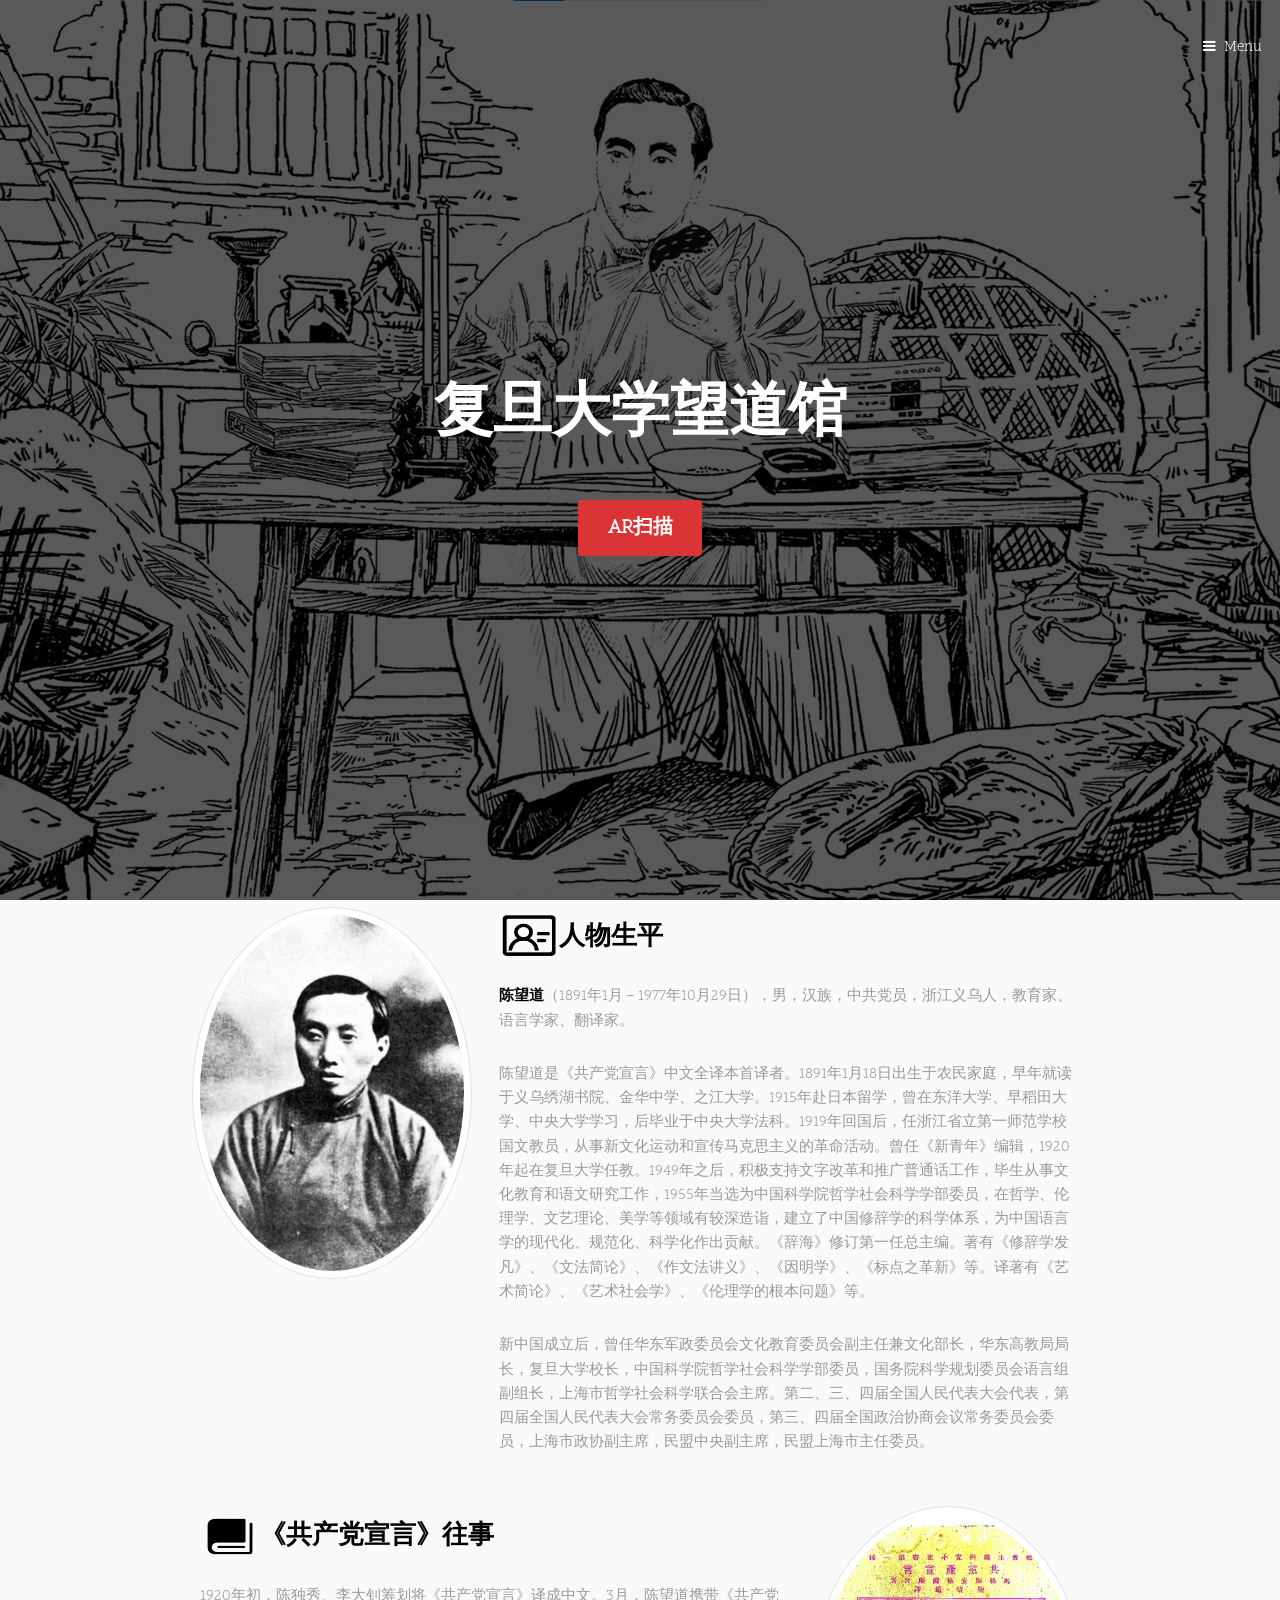
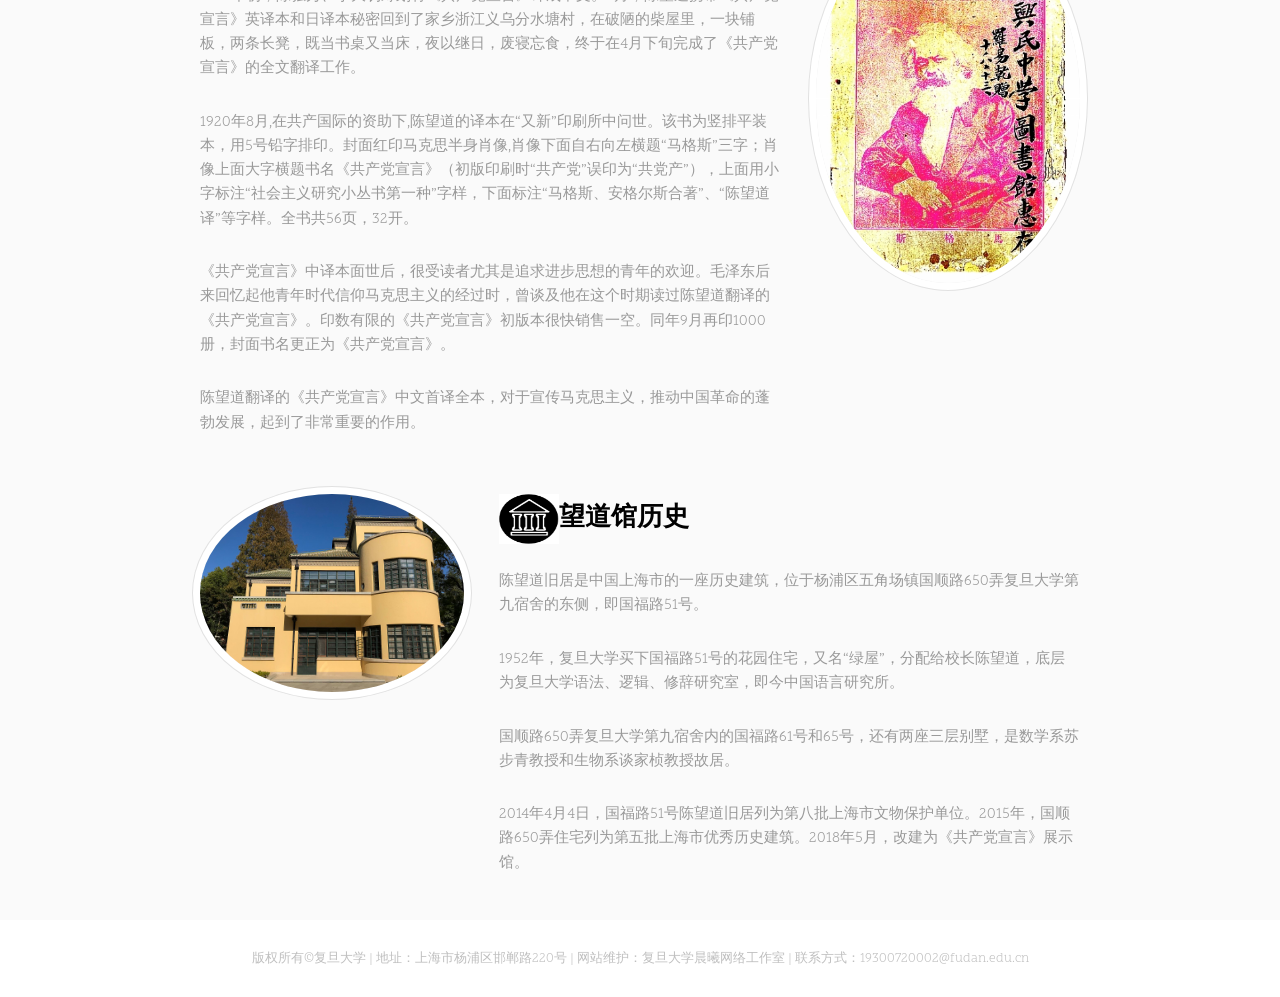
<file: Wangdao_WebAR/index.html>
<!DOCTYPE HTML>
<html>
	<head>
		<title>复旦大学望道馆</title>
		<meta charset="utf-8" />
		<meta name="viewport" content="width=device-width, initial-scale=1" />
		<link rel="stylesheet" href="asset/css/main.css" />
	</head>
	<body>

		<!-- Header -->
			<header id="header" class="alt">
				<a href="#menu">Menu</a>
			</header>

		<!-- Nav -->
			<nav id="menu">
				<ul class="links">
					<li><a href="index.html">主页</a></li>
					<li><a href="index.html#content1">人物生平</a></li>
					<li><a href="index.html#content2">宣言往事</a></li>
					<li><a href="index.html#content3">展馆历史</a></li>
				</ul>
			</nav>

		<!-- Banner -->
			<section id="banner">
				<div class="inner">
					<header>
						<h1>复旦大学望道馆</h1>
						<p></p>
					</header>
					<a href="recognise-display.html" class="button big scrolly">AR扫描</a>
				</div>
			</section>

		<!-- Main -->
			<div id="main">

				<!-- Section -->
					<section class="wrapper style1" id="content1">
						<div class="inner">
							<!-- 2 Columns -->
								<div class="flex flex-2">
									<div class="col col1">
										<div class="image round fit">
											<a class="link"><img src="asset/images/Chen_Wangdao.jpg" alt="" /></a>
										</div>
									</div>
									<div class="col col2">
										<h3><image src="asset/images/pic_human.png" width=60px height=45px />人物生平</h3>
										<p><strong>陈望道</strong>（1891年1月－1977年10月29日），男，汉族，中共党员，浙江义乌人，教育家、语言学家、翻译家。</p>
										<p>陈望道是《共产党宣言》中文全译本首译者。1891年1月18日出生于农民家庭，早年就读于义乌绣湖书院、金华中学、之江大学。1915年赴日本留学，曾在东洋大学、早稻田大学、中央大学学习，后毕业于中央大学法科。1919年回国后，任浙江省立第一师范学校国文教员，从事新文化运动和宣传马克思主义的革命活动。曾任《新青年》编辑，1920年起在复旦大学任教。1949年之后，积极支持文字改革和推广普通话工作，毕生从事文化教育和语文研究工作，1955年当选为中国科学院哲学社会科学学部委员，在哲学、伦理学、文艺理论、美学等领域有较深造诣，建立了中国修辞学的科学体系，为中国语言学的现代化、规范化、科学化作出贡献。《辞海》修订第一任总主编。著有《修辞学发凡》、《文法简论》、《作文法讲义》、《因明学》、《标点之革新》等。译著有《艺术简论》、《艺术社会学》、《伦理学的根本问题》等。</p>
										<p>新中国成立后，曾任华东军政委员会文化教育委员会副主任兼文化部长，华东高教局局长，复旦大学校长，中国科学院哲学社会科学学部委员，国务院科学规划委员会语言组副组长，上海市哲学社会科学联合会主席。第二、三、四届全国人民代表大会代表，第四届全国人民代表大会常务委员会委员，第三、四届全国政治协商会议常务委员会委员，上海市政协副主席，民盟中央副主席，民盟上海市主任委员。</p>
										<!-- <a href="#" class="button">Learn More</a> -->
										
									</div>
								</div>
						</div>
					</section>

				<!-- Section -->
					<section class="wrapper style1" id="content2">
						<div class="inner">
							<div class="flex flex-2">
								<div class="col col2">
									<h3><image src="asset/images/pic_book.png" width=60px height=45px>《共产党宣言》往事</h3>
									<p>1920年初，陈独秀、李大钊筹划将《共产党宣言》译成中文。3月，陈望道携带《共产党宣言》英译本和日译本秘密回到了家乡浙江义乌分水塘村，在破陋的柴屋里，一块铺板，两条长凳，既当书桌又当床，夜以继日，废寝忘食，终于在4月下旬完成了《共产党宣言》的全文翻译工作。</p>
									<p>1920年8月,在共产国际的资助下,陈望道的译本在“又新”印刷所中问世。该书为竖排平装本，用5号铅字排印。封面红印马克思半身肖像,肖像下面自右向左横题“马格斯”三字；肖像上面大字横题书名《共产党宣言》（初版印刷时“共产党”误印为“共党产”），上面用小字标注“社会主义研究小丛书第一种”字样，下面标注“马格斯、安格尔斯合著”、“陈望道译”等字样。全书共56页，32开。</p>
									<p>《共产党宣言》中译本面世后，很受读者尤其是追求进步思想的青年的欢迎。毛泽东后来回忆起他青年时代信仰马克思主义的经过时，曾谈及他在这个时期读过陈望道翻译的《共产党宣言》。印数有限的《共产党宣言》初版本很快销售一空。同年9月再印1000册，封面书名更正为《共产党宣言》。</p>
									<p>陈望道翻译的《共产党宣言》中文首译全本，对于宣传马克思主义，推动中国革命的蓬勃发展，起到了非常重要的作用。</p>
									<!-- <a href="#" class="button">Learn More</a> -->
								</div>
								<div class="col col1 first">
									<div class="image round fit">
										<a class="link"><img src="asset/images/Communist_Manifesto.jpg" alt="" /></a>
									</div>
								</div>
							</div>
						</div>
					</section>

				<!-- Section -->
					<section class="wrapper style1" id="content3">
						<div class="inner">
							<div class="flex flex-2">
								<div class="col col1">
									<div class="image round fit">
										<a class="link"><img src="asset/images/Residence_of_Chen_Wangdao.jpg" alt="" /></a>
									</div>
								</div>
								<div class="col col2">
									<h3><image src="asset/images/pic_building.png" width=60px height=50px>望道馆历史</h3>
									<p>陈望道旧居是中国上海市的一座历史建筑，位于杨浦区五角场镇国顺路650弄复旦大学第九宿舍的东侧，即国福路51号。</p>

									<p>1952年，复旦大学买下国福路51号的花园住宅，又名“绿屋”，分配给校长陈望道，底层为复旦大学语法、逻辑、修辞研究室，即今中国语言研究所。</p>
										
									<p>国顺路650弄复旦大学第九宿舍内的国福路61号和65号，还有两座三层别墅，是数学系苏步青教授和生物系谈家桢教授故居。</p>
										
									<p>2014年4月4日，国福路51号陈望道旧居列为第八批上海市文物保护单位。2015年，国顺路650弄住宅列为第五批上海市优秀历史建筑。2018年5月，改建为《共产党宣言》展示馆。</p>
									<!-- <a href="#" class="button">Learn More</a> -->
								</div>
							</div>
						</div>
					</section>

			</div>

		<!-- Footer -->
			<footer id="footer">
				<div class="copyright">
					<p>版权所有©复旦大学 | 地址：上海市杨浦区邯郸路220号 | 网站维护：复旦大学晨曦网络工作室 | 联系方式：19300720002@fudan.edu.cn</p>
				</div>
			</footer>

		<!-- Scripts -->
			<script src="asset/js/jquery.min.js"></script>
			<script src="asset/js/jquery.scrolly.min.js"></script>
			<script src="asset/js/jquery.scrollex.min.js"></script>
			<script src="asset/js/skel.min.js"></script>
			<script src="asset/js/util.js"></script>
			<script src="asset/js/main.js"></script>

	</body>
</html>
</file>
<file: Wangdao_WebAR/asset/css/main.css>
@charset "UTF-8";
@import url(font-awesome.min.css);
@import url("https://fonts.googleapis.com/css?family=Scope+One|Trocchi");

/*
	Urban by TEMPLATED
	templated.co @templatedco
	Released for free under the Creative Commons Attribution 3.0 license (templated.co/license)
*/

/* Reset */

	html, body, div, span, applet, object, iframe, h1, h2, h3, h4, h5, h6, p, blockquote, pre, a, abbr, acronym, address, big, cite, code, del, dfn, em, img, ins, kbd, q, s, samp, small, strike, strong, sub, sup, tt, var, b, u, i, center, dl, dt, dd, ol, ul, li, fieldset, form, label, legend, table, caption, tbody, tfoot, thead, tr, th, td, article, aside, canvas, details, embed, figure, figcaption, footer, header, hgroup, menu, nav, output, ruby, section, summary, time, mark, audio, video {
		margin: 0;
		padding: 0;
		border: 0;
		font-size: 100%;
		font: inherit;
		vertical-align: baseline;
	}

	article, aside, details, figcaption, figure, footer, header, hgroup, menu, nav, section {
		display: block;
	}

	body {
		line-height: 1;
	}

	ol, ul {
		list-style: none;
	}

	blockquote, q {
		quotes: none;
	}

	blockquote:before, blockquote:after, q:before, q:after {
		content: '';
		content: none;
	}

	table {
		border-collapse: collapse;
		border-spacing: 0;
	}

	body {
		-webkit-text-size-adjust: none;
	}

/* Box Model */

	*, *:before, *:after {
		-moz-box-sizing: border-box;
		-webkit-box-sizing: border-box;
		box-sizing: border-box;
	}

/* Containers */

	.container {
		margin-left: auto;
		margin-right: auto;
	}

	.container.\31 25\25 {
		width: 100%;
		max-width: 100em;
		min-width: 80em;
	}

	.container.\37 5\25 {
		width: 60em;
	}

	.container.\35 0\25 {
		width: 40em;
	}

	.container.\32 5\25 {
		width: 20em;
	}

	.container {
		width: 80em;
	}

	@media screen and (max-width: 1680px) {

		.container.\31 25\25 {
			width: 100%;
			max-width: 100em;
			min-width: 80em;
		}

		.container.\37 5\25 {
			width: 60em;
		}

		.container.\35 0\25 {
			width: 40em;
		}

		.container.\32 5\25 {
			width: 20em;
		}

		.container {
			width: 80em;
		}

	}

	@media screen and (max-width: 1280px) {

		.container.\31 25\25 {
			width: 100%;
			max-width: 81.25em;
			min-width: 65em;
		}

		.container.\37 5\25 {
			width: 48.75em;
		}

		.container.\35 0\25 {
			width: 32.5em;
		}

		.container.\32 5\25 {
			width: 16.25em;
		}

		.container {
			width: 65em;
		}

	}

	@media screen and (max-width: 980px) {

		.container.\31 25\25 {
			width: 100%;
			max-width: 112.5%;
			min-width: 90%;
		}

		.container.\37 5\25 {
			width: 67.5%;
		}

		.container.\35 0\25 {
			width: 45%;
		}

		.container.\32 5\25 {
			width: 22.5%;
		}

		.container {
			width: 90%;
		}

	}

	@media screen and (max-width: 736px) {

		.container.\31 25\25 {
			width: 100%;
			max-width: 112.5%;
			min-width: 90%;
		}

		.container.\37 5\25 {
			width: 67.5%;
		}

		.container.\35 0\25 {
			width: 45%;
		}

		.container.\32 5\25 {
			width: 22.5%;
		}

		.container {
			width: 90% !important;
		}

	}

	@media screen and (max-width: 480px) {

		.container.\31 25\25 {
			width: 100%;
			max-width: 112.5%;
			min-width: 90%;
		}

		.container.\37 5\25 {
			width: 67.5%;
		}

		.container.\35 0\25 {
			width: 45%;
		}

		.container.\32 5\25 {
			width: 22.5%;
		}

		.container {
			width: 90% !important;
		}

	}

/* Grid */

	.row {
		border-bottom: solid 1px transparent;
		-moz-box-sizing: border-box;
		-webkit-box-sizing: border-box;
		box-sizing: border-box;
	}

	.row > * {
		float: left;
		-moz-box-sizing: border-box;
		-webkit-box-sizing: border-box;
		box-sizing: border-box;
	}

	.row:after, .row:before {
		content: '';
		display: block;
		clear: both;
		height: 0;
	}

	.row.uniform > * > :first-child {
		margin-top: 0;
	}

	.row.uniform > * > :last-child {
		margin-bottom: 0;
	}

	.row.\30 \25 > * {
		padding: 0 0 0 0em;
	}

	.row.\30 \25 {
		margin: 0 0 -1px 0em;
	}

	.row.uniform.\30 \25 > * {
		padding: 0em 0 0 0em;
	}

	.row.uniform.\30 \25 {
		margin: 0em 0 -1px 0em;
	}

	.row > * {
		padding: 0 0 0 2em;
	}

	.row {
		margin: 0 0 -1px -2em;
	}

	.row.uniform > * {
		padding: 2em 0 0 2em;
	}

	.row.uniform {
		margin: -2em 0 -1px -2em;
	}

	.row.\32 00\25 > * {
		padding: 0 0 0 4em;
	}

	.row.\32 00\25 {
		margin: 0 0 -1px -4em;
	}

	.row.uniform.\32 00\25 > * {
		padding: 4em 0 0 4em;
	}

	.row.uniform.\32 00\25 {
		margin: -4em 0 -1px -4em;
	}

	.row.\31 50\25 > * {
		padding: 0 0 0 3em;
	}

	.row.\31 50\25 {
		margin: 0 0 -1px -3em;
	}

	.row.uniform.\31 50\25 > * {
		padding: 3em 0 0 3em;
	}

	.row.uniform.\31 50\25 {
		margin: -3em 0 -1px -3em;
	}

	.row.\35 0\25 > * {
		padding: 0 0 0 1em;
	}

	.row.\35 0\25 {
		margin: 0 0 -1px -1em;
	}

	.row.uniform.\35 0\25 > * {
		padding: 1em 0 0 1em;
	}

	.row.uniform.\35 0\25 {
		margin: -1em 0 -1px -1em;
	}

	.row.\32 5\25 > * {
		padding: 0 0 0 0.5em;
	}

	.row.\32 5\25 {
		margin: 0 0 -1px -0.5em;
	}

	.row.uniform.\32 5\25 > * {
		padding: 0.5em 0 0 0.5em;
	}

	.row.uniform.\32 5\25 {
		margin: -0.5em 0 -1px -0.5em;
	}

	.\31 2u, .\31 2u\24 {
		width: 100%;
		clear: none;
		margin-left: 0;
	}

	.\31 1u, .\31 1u\24 {
		width: 91.6666666667%;
		clear: none;
		margin-left: 0;
	}

	.\31 0u, .\31 0u\24 {
		width: 83.3333333333%;
		clear: none;
		margin-left: 0;
	}

	.\39 u, .\39 u\24 {
		width: 75%;
		clear: none;
		margin-left: 0;
	}

	.\38 u, .\38 u\24 {
		width: 66.6666666667%;
		clear: none;
		margin-left: 0;
	}

	.\37 u, .\37 u\24 {
		width: 58.3333333333%;
		clear: none;
		margin-left: 0;
	}

	.\36 u, .\36 u\24 {
		width: 50%;
		clear: none;
		margin-left: 0;
	}

	.\35 u, .\35 u\24 {
		width: 41.6666666667%;
		clear: none;
		margin-left: 0;
	}

	.\34 u, .\34 u\24 {
		width: 33.3333333333%;
		clear: none;
		margin-left: 0;
	}

	.\33 u, .\33 u\24 {
		width: 25%;
		clear: none;
		margin-left: 0;
	}

	.\32 u, .\32 u\24 {
		width: 16.6666666667%;
		clear: none;
		margin-left: 0;
	}

	.\31 u, .\31 u\24 {
		width: 8.3333333333%;
		clear: none;
		margin-left: 0;
	}

	.\31 2u\24 + *,
	.\31 1u\24 + *,
	.\31 0u\24 + *,
	.\39 u\24 + *,
	.\38 u\24 + *,
	.\37 u\24 + *,
	.\36 u\24 + *,
	.\35 u\24 + *,
	.\34 u\24 + *,
	.\33 u\24 + *,
	.\32 u\24 + *,
	.\31 u\24 + * {
		clear: left;
	}

	.\-11u {
		margin-left: 91.66667%;
	}

	.\-10u {
		margin-left: 83.33333%;
	}

	.\-9u {
		margin-left: 75%;
	}

	.\-8u {
		margin-left: 66.66667%;
	}

	.\-7u {
		margin-left: 58.33333%;
	}

	.\-6u {
		margin-left: 50%;
	}

	.\-5u {
		margin-left: 41.66667%;
	}

	.\-4u {
		margin-left: 33.33333%;
	}

	.\-3u {
		margin-left: 25%;
	}

	.\-2u {
		margin-left: 16.66667%;
	}

	.\-1u {
		margin-left: 8.33333%;
	}

	@media screen and (max-width: 1680px) {

		.row > * {
			padding: 0 0 0 2em;
		}

		.row {
			margin: 0 0 -1px -2em;
		}

		.row.uniform > * {
			padding: 2em 0 0 2em;
		}

		.row.uniform {
			margin: -2em 0 -1px -2em;
		}

		.row.\32 00\25 > * {
			padding: 0 0 0 4em;
		}

		.row.\32 00\25 {
			margin: 0 0 -1px -4em;
		}

		.row.uniform.\32 00\25 > * {
			padding: 4em 0 0 4em;
		}

		.row.uniform.\32 00\25 {
			margin: -4em 0 -1px -4em;
		}

		.row.\31 50\25 > * {
			padding: 0 0 0 3em;
		}

		.row.\31 50\25 {
			margin: 0 0 -1px -3em;
		}

		.row.uniform.\31 50\25 > * {
			padding: 3em 0 0 3em;
		}

		.row.uniform.\31 50\25 {
			margin: -3em 0 -1px -3em;
		}

		.row.\35 0\25 > * {
			padding: 0 0 0 1em;
		}

		.row.\35 0\25 {
			margin: 0 0 -1px -1em;
		}

		.row.uniform.\35 0\25 > * {
			padding: 1em 0 0 1em;
		}

		.row.uniform.\35 0\25 {
			margin: -1em 0 -1px -1em;
		}

		.row.\32 5\25 > * {
			padding: 0 0 0 0.5em;
		}

		.row.\32 5\25 {
			margin: 0 0 -1px -0.5em;
		}

		.row.uniform.\32 5\25 > * {
			padding: 0.5em 0 0 0.5em;
		}

		.row.uniform.\32 5\25 {
			margin: -0.5em 0 -1px -0.5em;
		}

		.\31 2u\28xlarge\29, .\31 2u\24\28xlarge\29 {
			width: 100%;
			clear: none;
			margin-left: 0;
		}

		.\31 1u\28xlarge\29, .\31 1u\24\28xlarge\29 {
			width: 91.6666666667%;
			clear: none;
			margin-left: 0;
		}

		.\31 0u\28xlarge\29, .\31 0u\24\28xlarge\29 {
			width: 83.3333333333%;
			clear: none;
			margin-left: 0;
		}

		.\39 u\28xlarge\29, .\39 u\24\28xlarge\29 {
			width: 75%;
			clear: none;
			margin-left: 0;
		}

		.\38 u\28xlarge\29, .\38 u\24\28xlarge\29 {
			width: 66.6666666667%;
			clear: none;
			margin-left: 0;
		}

		.\37 u\28xlarge\29, .\37 u\24\28xlarge\29 {
			width: 58.3333333333%;
			clear: none;
			margin-left: 0;
		}

		.\36 u\28xlarge\29, .\36 u\24\28xlarge\29 {
			width: 50%;
			clear: none;
			margin-left: 0;
		}

		.\35 u\28xlarge\29, .\35 u\24\28xlarge\29 {
			width: 41.6666666667%;
			clear: none;
			margin-left: 0;
		}

		.\34 u\28xlarge\29, .\34 u\24\28xlarge\29 {
			width: 33.3333333333%;
			clear: none;
			margin-left: 0;
		}

		.\33 u\28xlarge\29, .\33 u\24\28xlarge\29 {
			width: 25%;
			clear: none;
			margin-left: 0;
		}

		.\32 u\28xlarge\29, .\32 u\24\28xlarge\29 {
			width: 16.6666666667%;
			clear: none;
			margin-left: 0;
		}

		.\31 u\28xlarge\29, .\31 u\24\28xlarge\29 {
			width: 8.3333333333%;
			clear: none;
			margin-left: 0;
		}

		.\31 2u\24\28xlarge\29 + *,
		.\31 1u\24\28xlarge\29 + *,
		.\31 0u\24\28xlarge\29 + *,
		.\39 u\24\28xlarge\29 + *,
		.\38 u\24\28xlarge\29 + *,
		.\37 u\24\28xlarge\29 + *,
		.\36 u\24\28xlarge\29 + *,
		.\35 u\24\28xlarge\29 + *,
		.\34 u\24\28xlarge\29 + *,
		.\33 u\24\28xlarge\29 + *,
		.\32 u\24\28xlarge\29 + *,
		.\31 u\24\28xlarge\29 + * {
			clear: left;
		}

		.\-11u\28xlarge\29 {
			margin-left: 91.66667%;
		}

		.\-10u\28xlarge\29 {
			margin-left: 83.33333%;
		}

		.\-9u\28xlarge\29 {
			margin-left: 75%;
		}

		.\-8u\28xlarge\29 {
			margin-left: 66.66667%;
		}

		.\-7u\28xlarge\29 {
			margin-left: 58.33333%;
		}

		.\-6u\28xlarge\29 {
			margin-left: 50%;
		}

		.\-5u\28xlarge\29 {
			margin-left: 41.66667%;
		}

		.\-4u\28xlarge\29 {
			margin-left: 33.33333%;
		}

		.\-3u\28xlarge\29 {
			margin-left: 25%;
		}

		.\-2u\28xlarge\29 {
			margin-left: 16.66667%;
		}

		.\-1u\28xlarge\29 {
			margin-left: 8.33333%;
		}

	}

	@media screen and (max-width: 1280px) {

		.row > * {
			padding: 0 0 0 1.5em;
		}

		.row {
			margin: 0 0 -1px -1.5em;
		}

		.row.uniform > * {
			padding: 1.5em 0 0 1.5em;
		}

		.row.uniform {
			margin: -1.5em 0 -1px -1.5em;
		}

		.row.\32 00\25 > * {
			padding: 0 0 0 3em;
		}

		.row.\32 00\25 {
			margin: 0 0 -1px -3em;
		}

		.row.uniform.\32 00\25 > * {
			padding: 3em 0 0 3em;
		}

		.row.uniform.\32 00\25 {
			margin: -3em 0 -1px -3em;
		}

		.row.\31 50\25 > * {
			padding: 0 0 0 2.25em;
		}

		.row.\31 50\25 {
			margin: 0 0 -1px -2.25em;
		}

		.row.uniform.\31 50\25 > * {
			padding: 2.25em 0 0 2.25em;
		}

		.row.uniform.\31 50\25 {
			margin: -2.25em 0 -1px -2.25em;
		}

		.row.\35 0\25 > * {
			padding: 0 0 0 0.75em;
		}

		.row.\35 0\25 {
			margin: 0 0 -1px -0.75em;
		}

		.row.uniform.\35 0\25 > * {
			padding: 0.75em 0 0 0.75em;
		}

		.row.uniform.\35 0\25 {
			margin: -0.75em 0 -1px -0.75em;
		}

		.row.\32 5\25 > * {
			padding: 0 0 0 0.375em;
		}

		.row.\32 5\25 {
			margin: 0 0 -1px -0.375em;
		}

		.row.uniform.\32 5\25 > * {
			padding: 0.375em 0 0 0.375em;
		}

		.row.uniform.\32 5\25 {
			margin: -0.375em 0 -1px -0.375em;
		}

		.\31 2u\28large\29, .\31 2u\24\28large\29 {
			width: 100%;
			clear: none;
			margin-left: 0;
		}

		.\31 1u\28large\29, .\31 1u\24\28large\29 {
			width: 91.6666666667%;
			clear: none;
			margin-left: 0;
		}

		.\31 0u\28large\29, .\31 0u\24\28large\29 {
			width: 83.3333333333%;
			clear: none;
			margin-left: 0;
		}

		.\39 u\28large\29, .\39 u\24\28large\29 {
			width: 75%;
			clear: none;
			margin-left: 0;
		}

		.\38 u\28large\29, .\38 u\24\28large\29 {
			width: 66.6666666667%;
			clear: none;
			margin-left: 0;
		}

		.\37 u\28large\29, .\37 u\24\28large\29 {
			width: 58.3333333333%;
			clear: none;
			margin-left: 0;
		}

		.\36 u\28large\29, .\36 u\24\28large\29 {
			width: 50%;
			clear: none;
			margin-left: 0;
		}

		.\35 u\28large\29, .\35 u\24\28large\29 {
			width: 41.6666666667%;
			clear: none;
			margin-left: 0;
		}

		.\34 u\28large\29, .\34 u\24\28large\29 {
			width: 33.3333333333%;
			clear: none;
			margin-left: 0;
		}

		.\33 u\28large\29, .\33 u\24\28large\29 {
			width: 25%;
			clear: none;
			margin-left: 0;
		}

		.\32 u\28large\29, .\32 u\24\28large\29 {
			width: 16.6666666667%;
			clear: none;
			margin-left: 0;
		}

		.\31 u\28large\29, .\31 u\24\28large\29 {
			width: 8.3333333333%;
			clear: none;
			margin-left: 0;
		}

		.\31 2u\24\28large\29 + *,
		.\31 1u\24\28large\29 + *,
		.\31 0u\24\28large\29 + *,
		.\39 u\24\28large\29 + *,
		.\38 u\24\28large\29 + *,
		.\37 u\24\28large\29 + *,
		.\36 u\24\28large\29 + *,
		.\35 u\24\28large\29 + *,
		.\34 u\24\28large\29 + *,
		.\33 u\24\28large\29 + *,
		.\32 u\24\28large\29 + *,
		.\31 u\24\28large\29 + * {
			clear: left;
		}

		.\-11u\28large\29 {
			margin-left: 91.66667%;
		}

		.\-10u\28large\29 {
			margin-left: 83.33333%;
		}

		.\-9u\28large\29 {
			margin-left: 75%;
		}

		.\-8u\28large\29 {
			margin-left: 66.66667%;
		}

		.\-7u\28large\29 {
			margin-left: 58.33333%;
		}

		.\-6u\28large\29 {
			margin-left: 50%;
		}

		.\-5u\28large\29 {
			margin-left: 41.66667%;
		}

		.\-4u\28large\29 {
			margin-left: 33.33333%;
		}

		.\-3u\28large\29 {
			margin-left: 25%;
		}

		.\-2u\28large\29 {
			margin-left: 16.66667%;
		}

		.\-1u\28large\29 {
			margin-left: 8.33333%;
		}

	}

	@media screen and (max-width: 980px) {

		.row > * {
			padding: 0 0 0 1.5em;
		}

		.row {
			margin: 0 0 -1px -1.5em;
		}

		.row.uniform > * {
			padding: 1.5em 0 0 1.5em;
		}

		.row.uniform {
			margin: -1.5em 0 -1px -1.5em;
		}

		.row.\32 00\25 > * {
			padding: 0 0 0 3em;
		}

		.row.\32 00\25 {
			margin: 0 0 -1px -3em;
		}

		.row.uniform.\32 00\25 > * {
			padding: 3em 0 0 3em;
		}

		.row.uniform.\32 00\25 {
			margin: -3em 0 -1px -3em;
		}

		.row.\31 50\25 > * {
			padding: 0 0 0 2.25em;
		}

		.row.\31 50\25 {
			margin: 0 0 -1px -2.25em;
		}

		.row.uniform.\31 50\25 > * {
			padding: 2.25em 0 0 2.25em;
		}

		.row.uniform.\31 50\25 {
			margin: -2.25em 0 -1px -2.25em;
		}

		.row.\35 0\25 > * {
			padding: 0 0 0 0.75em;
		}

		.row.\35 0\25 {
			margin: 0 0 -1px -0.75em;
		}

		.row.uniform.\35 0\25 > * {
			padding: 0.75em 0 0 0.75em;
		}

		.row.uniform.\35 0\25 {
			margin: -0.75em 0 -1px -0.75em;
		}

		.row.\32 5\25 > * {
			padding: 0 0 0 0.375em;
		}

		.row.\32 5\25 {
			margin: 0 0 -1px -0.375em;
		}

		.row.uniform.\32 5\25 > * {
			padding: 0.375em 0 0 0.375em;
		}

		.row.uniform.\32 5\25 {
			margin: -0.375em 0 -1px -0.375em;
		}

		.\31 2u\28medium\29, .\31 2u\24\28medium\29 {
			width: 100%;
			clear: none;
			margin-left: 0;
		}

		.\31 1u\28medium\29, .\31 1u\24\28medium\29 {
			width: 91.6666666667%;
			clear: none;
			margin-left: 0;
		}

		.\31 0u\28medium\29, .\31 0u\24\28medium\29 {
			width: 83.3333333333%;
			clear: none;
			margin-left: 0;
		}

		.\39 u\28medium\29, .\39 u\24\28medium\29 {
			width: 75%;
			clear: none;
			margin-left: 0;
		}

		.\38 u\28medium\29, .\38 u\24\28medium\29 {
			width: 66.6666666667%;
			clear: none;
			margin-left: 0;
		}

		.\37 u\28medium\29, .\37 u\24\28medium\29 {
			width: 58.3333333333%;
			clear: none;
			margin-left: 0;
		}

		.\36 u\28medium\29, .\36 u\24\28medium\29 {
			width: 50%;
			clear: none;
			margin-left: 0;
		}

		.\35 u\28medium\29, .\35 u\24\28medium\29 {
			width: 41.6666666667%;
			clear: none;
			margin-left: 0;
		}

		.\34 u\28medium\29, .\34 u\24\28medium\29 {
			width: 33.3333333333%;
			clear: none;
			margin-left: 0;
		}

		.\33 u\28medium\29, .\33 u\24\28medium\29 {
			width: 25%;
			clear: none;
			margin-left: 0;
		}

		.\32 u\28medium\29, .\32 u\24\28medium\29 {
			width: 16.6666666667%;
			clear: none;
			margin-left: 0;
		}

		.\31 u\28medium\29, .\31 u\24\28medium\29 {
			width: 8.3333333333%;
			clear: none;
			margin-left: 0;
		}

		.\31 2u\24\28medium\29 + *,
		.\31 1u\24\28medium\29 + *,
		.\31 0u\24\28medium\29 + *,
		.\39 u\24\28medium\29 + *,
		.\38 u\24\28medium\29 + *,
		.\37 u\24\28medium\29 + *,
		.\36 u\24\28medium\29 + *,
		.\35 u\24\28medium\29 + *,
		.\34 u\24\28medium\29 + *,
		.\33 u\24\28medium\29 + *,
		.\32 u\24\28medium\29 + *,
		.\31 u\24\28medium\29 + * {
			clear: left;
		}

		.\-11u\28medium\29 {
			margin-left: 91.66667%;
		}

		.\-10u\28medium\29 {
			margin-left: 83.33333%;
		}

		.\-9u\28medium\29 {
			margin-left: 75%;
		}

		.\-8u\28medium\29 {
			margin-left: 66.66667%;
		}

		.\-7u\28medium\29 {
			margin-left: 58.33333%;
		}

		.\-6u\28medium\29 {
			margin-left: 50%;
		}

		.\-5u\28medium\29 {
			margin-left: 41.66667%;
		}

		.\-4u\28medium\29 {
			margin-left: 33.33333%;
		}

		.\-3u\28medium\29 {
			margin-left: 25%;
		}

		.\-2u\28medium\29 {
			margin-left: 16.66667%;
		}

		.\-1u\28medium\29 {
			margin-left: 8.33333%;
		}

	}

	@media screen and (max-width: 736px) {

		.row > * {
			padding: 0 0 0 1.25em;
		}

		.row {
			margin: 0 0 -1px -1.25em;
		}

		.row.uniform > * {
			padding: 1.25em 0 0 1.25em;
		}

		.row.uniform {
			margin: -1.25em 0 -1px -1.25em;
		}

		.row.\32 00\25 > * {
			padding: 0 0 0 2.5em;
		}

		.row.\32 00\25 {
			margin: 0 0 -1px -2.5em;
		}

		.row.uniform.\32 00\25 > * {
			padding: 2.5em 0 0 2.5em;
		}

		.row.uniform.\32 00\25 {
			margin: -2.5em 0 -1px -2.5em;
		}

		.row.\31 50\25 > * {
			padding: 0 0 0 1.875em;
		}

		.row.\31 50\25 {
			margin: 0 0 -1px -1.875em;
		}

		.row.uniform.\31 50\25 > * {
			padding: 1.875em 0 0 1.875em;
		}

		.row.uniform.\31 50\25 {
			margin: -1.875em 0 -1px -1.875em;
		}

		.row.\35 0\25 > * {
			padding: 0 0 0 0.625em;
		}

		.row.\35 0\25 {
			margin: 0 0 -1px -0.625em;
		}

		.row.uniform.\35 0\25 > * {
			padding: 0.625em 0 0 0.625em;
		}

		.row.uniform.\35 0\25 {
			margin: -0.625em 0 -1px -0.625em;
		}

		.row.\32 5\25 > * {
			padding: 0 0 0 0.3125em;
		}

		.row.\32 5\25 {
			margin: 0 0 -1px -0.3125em;
		}

		.row.uniform.\32 5\25 > * {
			padding: 0.3125em 0 0 0.3125em;
		}

		.row.uniform.\32 5\25 {
			margin: -0.3125em 0 -1px -0.3125em;
		}

		.\31 2u\28small\29, .\31 2u\24\28small\29 {
			width: 100%;
			clear: none;
			margin-left: 0;
		}

		.\31 1u\28small\29, .\31 1u\24\28small\29 {
			width: 91.6666666667%;
			clear: none;
			margin-left: 0;
		}

		.\31 0u\28small\29, .\31 0u\24\28small\29 {
			width: 83.3333333333%;
			clear: none;
			margin-left: 0;
		}

		.\39 u\28small\29, .\39 u\24\28small\29 {
			width: 75%;
			clear: none;
			margin-left: 0;
		}

		.\38 u\28small\29, .\38 u\24\28small\29 {
			width: 66.6666666667%;
			clear: none;
			margin-left: 0;
		}

		.\37 u\28small\29, .\37 u\24\28small\29 {
			width: 58.3333333333%;
			clear: none;
			margin-left: 0;
		}

		.\36 u\28small\29, .\36 u\24\28small\29 {
			width: 50%;
			clear: none;
			margin-left: 0;
		}

		.\35 u\28small\29, .\35 u\24\28small\29 {
			width: 41.6666666667%;
			clear: none;
			margin-left: 0;
		}

		.\34 u\28small\29, .\34 u\24\28small\29 {
			width: 33.3333333333%;
			clear: none;
			margin-left: 0;
		}

		.\33 u\28small\29, .\33 u\24\28small\29 {
			width: 25%;
			clear: none;
			margin-left: 0;
		}

		.\32 u\28small\29, .\32 u\24\28small\29 {
			width: 16.6666666667%;
			clear: none;
			margin-left: 0;
		}

		.\31 u\28small\29, .\31 u\24\28small\29 {
			width: 8.3333333333%;
			clear: none;
			margin-left: 0;
		}

		.\31 2u\24\28small\29 + *,
		.\31 1u\24\28small\29 + *,
		.\31 0u\24\28small\29 + *,
		.\39 u\24\28small\29 + *,
		.\38 u\24\28small\29 + *,
		.\37 u\24\28small\29 + *,
		.\36 u\24\28small\29 + *,
		.\35 u\24\28small\29 + *,
		.\34 u\24\28small\29 + *,
		.\33 u\24\28small\29 + *,
		.\32 u\24\28small\29 + *,
		.\31 u\24\28small\29 + * {
			clear: left;
		}

		.\-11u\28small\29 {
			margin-left: 91.66667%;
		}

		.\-10u\28small\29 {
			margin-left: 83.33333%;
		}

		.\-9u\28small\29 {
			margin-left: 75%;
		}

		.\-8u\28small\29 {
			margin-left: 66.66667%;
		}

		.\-7u\28small\29 {
			margin-left: 58.33333%;
		}

		.\-6u\28small\29 {
			margin-left: 50%;
		}

		.\-5u\28small\29 {
			margin-left: 41.66667%;
		}

		.\-4u\28small\29 {
			margin-left: 33.33333%;
		}

		.\-3u\28small\29 {
			margin-left: 25%;
		}

		.\-2u\28small\29 {
			margin-left: 16.66667%;
		}

		.\-1u\28small\29 {
			margin-left: 8.33333%;
		}

	}

	@media screen and (max-width: 480px) {

		.row > * {
			padding: 0 0 0 1.25em;
		}

		.row {
			margin: 0 0 -1px -1.25em;
		}

		.row.uniform > * {
			padding: 1.25em 0 0 1.25em;
		}

		.row.uniform {
			margin: -1.25em 0 -1px -1.25em;
		}

		.row.\32 00\25 > * {
			padding: 0 0 0 2.5em;
		}

		.row.\32 00\25 {
			margin: 0 0 -1px -2.5em;
		}

		.row.uniform.\32 00\25 > * {
			padding: 2.5em 0 0 2.5em;
		}

		.row.uniform.\32 00\25 {
			margin: -2.5em 0 -1px -2.5em;
		}

		.row.\31 50\25 > * {
			padding: 0 0 0 1.875em;
		}

		.row.\31 50\25 {
			margin: 0 0 -1px -1.875em;
		}

		.row.uniform.\31 50\25 > * {
			padding: 1.875em 0 0 1.875em;
		}

		.row.uniform.\31 50\25 {
			margin: -1.875em 0 -1px -1.875em;
		}

		.row.\35 0\25 > * {
			padding: 0 0 0 0.625em;
		}

		.row.\35 0\25 {
			margin: 0 0 -1px -0.625em;
		}

		.row.uniform.\35 0\25 > * {
			padding: 0.625em 0 0 0.625em;
		}

		.row.uniform.\35 0\25 {
			margin: -0.625em 0 -1px -0.625em;
		}

		.row.\32 5\25 > * {
			padding: 0 0 0 0.3125em;
		}

		.row.\32 5\25 {
			margin: 0 0 -1px -0.3125em;
		}

		.row.uniform.\32 5\25 > * {
			padding: 0.3125em 0 0 0.3125em;
		}

		.row.uniform.\32 5\25 {
			margin: -0.3125em 0 -1px -0.3125em;
		}

		.\31 2u\28xsmall\29, .\31 2u\24\28xsmall\29 {
			width: 100%;
			clear: none;
			margin-left: 0;
		}

		.\31 1u\28xsmall\29, .\31 1u\24\28xsmall\29 {
			width: 91.6666666667%;
			clear: none;
			margin-left: 0;
		}

		.\31 0u\28xsmall\29, .\31 0u\24\28xsmall\29 {
			width: 83.3333333333%;
			clear: none;
			margin-left: 0;
		}

		.\39 u\28xsmall\29, .\39 u\24\28xsmall\29 {
			width: 75%;
			clear: none;
			margin-left: 0;
		}

		.\38 u\28xsmall\29, .\38 u\24\28xsmall\29 {
			width: 66.6666666667%;
			clear: none;
			margin-left: 0;
		}

		.\37 u\28xsmall\29, .\37 u\24\28xsmall\29 {
			width: 58.3333333333%;
			clear: none;
			margin-left: 0;
		}

		.\36 u\28xsmall\29, .\36 u\24\28xsmall\29 {
			width: 50%;
			clear: none;
			margin-left: 0;
		}

		.\35 u\28xsmall\29, .\35 u\24\28xsmall\29 {
			width: 41.6666666667%;
			clear: none;
			margin-left: 0;
		}

		.\34 u\28xsmall\29, .\34 u\24\28xsmall\29 {
			width: 33.3333333333%;
			clear: none;
			margin-left: 0;
		}

		.\33 u\28xsmall\29, .\33 u\24\28xsmall\29 {
			width: 25%;
			clear: none;
			margin-left: 0;
		}

		.\32 u\28xsmall\29, .\32 u\24\28xsmall\29 {
			width: 16.6666666667%;
			clear: none;
			margin-left: 0;
		}

		.\31 u\28xsmall\29, .\31 u\24\28xsmall\29 {
			width: 8.3333333333%;
			clear: none;
			margin-left: 0;
		}

		.\31 2u\24\28xsmall\29 + *,
		.\31 1u\24\28xsmall\29 + *,
		.\31 0u\24\28xsmall\29 + *,
		.\39 u\24\28xsmall\29 + *,
		.\38 u\24\28xsmall\29 + *,
		.\37 u\24\28xsmall\29 + *,
		.\36 u\24\28xsmall\29 + *,
		.\35 u\24\28xsmall\29 + *,
		.\34 u\24\28xsmall\29 + *,
		.\33 u\24\28xsmall\29 + *,
		.\32 u\24\28xsmall\29 + *,
		.\31 u\24\28xsmall\29 + * {
			clear: left;
		}

		.\-11u\28xsmall\29 {
			margin-left: 91.66667%;
		}

		.\-10u\28xsmall\29 {
			margin-left: 83.33333%;
		}

		.\-9u\28xsmall\29 {
			margin-left: 75%;
		}

		.\-8u\28xsmall\29 {
			margin-left: 66.66667%;
		}

		.\-7u\28xsmall\29 {
			margin-left: 58.33333%;
		}

		.\-6u\28xsmall\29 {
			margin-left: 50%;
		}

		.\-5u\28xsmall\29 {
			margin-left: 41.66667%;
		}

		.\-4u\28xsmall\29 {
			margin-left: 33.33333%;
		}

		.\-3u\28xsmall\29 {
			margin-left: 25%;
		}

		.\-2u\28xsmall\29 {
			margin-left: 16.66667%;
		}

		.\-1u\28xsmall\29 {
			margin-left: 8.33333%;
		}

	}

/* Basic */

	@-ms-viewport {
		width: device-width;
	}

	body {
		-ms-overflow-style: scrollbar;
	}

	@media screen and (max-width: 480px) {

		html, body {
			min-width: 320px;
		}

	}

	body {
		background: #fff;
	}

		body.is-loading *, body.is-loading *:before, body.is-loading *:after {
			-moz-animation: none !important;
			-webkit-animation: none !important;
			-ms-animation: none !important;
			animation: none !important;
			-moz-transition: none !important;
			-webkit-transition: none !important;
			-ms-transition: none !important;
			transition: none !important;
		}

/* Type */

	body {
		background-color: #fff;
		color: #999999;
	}

	body, input, select, textarea {
		font-family: "Scope One", serif;
		font-size: 13pt;
		font-weight: 300;
		line-height: 1.65;
	}

		@media screen and (max-width: 1680px) {

			body, input, select, textarea {
				font-size: 11pt;
			}

		}

		@media screen and (max-width: 1280px) {

			body, input, select, textarea {
				font-size: 11pt;
			}

		}

		@media screen and (max-width: 980px) {

			body, input, select, textarea {
				font-size: 12pt;
			}

		}

		@media screen and (max-width: 736px) {

			body, input, select, textarea {
				font-size: 12pt;
			}

		}

		@media screen and (max-width: 480px) {

			body, input, select, textarea {
				font-size: 12pt;
			}

		}

	a {
		-moz-transition: color 0.2s ease-in-out;
		-webkit-transition: color 0.2s ease-in-out;
		-ms-transition: color 0.2s ease-in-out;
		transition: color 0.2s ease-in-out;
		text-decoration: none;
	}

	strong, b {
		font-weight: 700;
	}

	em, i {
		font-style: italic;
	}

	p {
		margin: 0 0 2em 0;
	}

	h1, h2, h3, h4, h5, h6 {
		font-weight: 700;
		line-height: 1.5;
		margin: 0 0 1em 0;
	}

		h1 a, h2 a, h3 a, h4 a, h5 a, h6 a {
			color: inherit;
			text-decoration: none;
		}

	h1 {
		font-size: 3em;
		margin-bottom: .25em;
	}

		@media screen and (max-width: 736px) {

			h1 {
				font-size: 2.5em;
			}

		}

	h2 {
		font-size: 2.5em;
	}

		@media screen and (max-width: 736px) {

			h2 {
				font-size: 2em;
			}

		}

		@media screen and (max-width: 480px) {

			h2 {
				font-size: 1.5em;
			}

		}

	h3 {
		font-size: 1.75em;
	}

		@media screen and (max-width: 736px) {

			h3 {
				font-size: 1.5em;
			}

		}

		@media screen and (max-width: 480px) {

			h3 {
				font-size: 1.25em;
			}

		}

	h4 {
		font-size: 1.5em;
	}

	h5 {
		font-size: 0.9em;
	}

	h6 {
		font-size: 0.7em;
	}

	sub {
		font-size: 0.8em;
		position: relative;
		top: 0.5em;
	}

	sup {
		font-size: 0.8em;
		position: relative;
		top: -0.5em;
	}

	blockquote {
		border-left: solid 4px;
		font-style: italic;
		margin: 0 0 2em 0;
		padding: 0.5em 0 0.5em 2em;
	}

	code {
		border-radius: 4px;
		border: solid 1px;
		font-family: "Courier New", monospace;
		font-size: 0.9em;
		margin: 0 0.25em;
		padding: 0.25em 0.65em;
	}

	pre {
		-webkit-overflow-scrolling: touch;
		font-family: "Courier New", monospace;
		font-size: 0.9em;
		margin: 0 0 2em 0;
	}

		pre code {
			display: block;
			line-height: 1.75;
			padding: 1em 1.5em;
			overflow-x: auto;
		}

	header p {
		font-size: 1.25em;
	}

	hr {
		border: 0;
		border-bottom: solid 1px;
		margin: 2em 0;
	}

		hr.major {
			margin: 3em 0;
		}

	.align-left {
		text-align: left;
	}

	.align-center {
		text-align: center;
	}

	.align-right {
		text-align: right;
	}

	input, select, textarea {
		color: #000;
	}

	a {
		color: #999999;
	}

		a:hover {
			color: rgba(153, 153, 153, 0.5);
		}

	strong, b {
		color: #000;
	}

	h1, h2, h3, h4, h5, h6 {
		color: #000;
	}

	blockquote {
		border-left-color: rgba(0, 0, 0, 0.1);
	}

	code {
		background: rgba(0, 0, 0, 0.075);
		border-color: rgba(0, 0, 0, 0.1);
	}

	hr {
		border-bottom-color: rgba(0, 0, 0, 0.1);
	}

/* Box */

	.box {
		border-radius: 4px;
		border: solid 1px;
		margin-bottom: 2em;
		padding: 1.5em;
	}

		.box > :last-child,
		.box > :last-child > :last-child,
		.box > :last-child > :last-child > :last-child {
			margin-bottom: 0;
		}

		.box.alt {
			border: 0;
			border-radius: 0;
			padding: 0;
		}

	.box {
		border-color: rgba(0, 0, 0, 0.1);
	}

/* Button */

	input[type="submit"],
	input[type="reset"],
	input[type="button"],
	button,
	.button {
		-moz-appearance: none;
		-webkit-appearance: none;
		-ms-appearance: none;
		appearance: none;
		-moz-transition: background-color 0.2s ease-in-out, color 0.2s ease-in-out;
		-webkit-transition: background-color 0.2s ease-in-out, color 0.2s ease-in-out;
		-ms-transition: background-color 0.2s ease-in-out, color 0.2s ease-in-out;
		transition: background-color 0.2s ease-in-out, color 0.2s ease-in-out;
		border-radius: 4px;
		border: 0;
		cursor: pointer;
		display: inline-block;
		font-weight: 700;
		height: 2.85em;
		line-height: 2.95em;
		padding: 0 1.5em;
		text-align: center;
		text-decoration: none;
		white-space: nowrap;
	}

		input[type="submit"].icon,
		input[type="reset"].icon,
		input[type="button"].icon,
		button.icon,
		.button.icon {
			padding-left: 1.35em;
		}

			input[type="submit"].icon:before,
			input[type="reset"].icon:before,
			input[type="button"].icon:before,
			button.icon:before,
			.button.icon:before {
				margin-right: 0.5em;
			}

		input[type="submit"].fit,
		input[type="reset"].fit,
		input[type="button"].fit,
		button.fit,
		.button.fit {
			display: block;
			margin: 0 0 1em 0;
			width: 100%;
		}

		input[type="submit"].small,
		input[type="reset"].small,
		input[type="button"].small,
		button.small,
		.button.small {
			font-size: 0.8em;
		}

		input[type="submit"].big,
		input[type="reset"].big,
		input[type="button"].big,
		button.big,
		.button.big {
			font-size: 1.35em;
		}

		input[type="submit"].disabled, input[type="submit"]:disabled,
		input[type="reset"].disabled,
		input[type="reset"]:disabled,
		input[type="button"].disabled,
		input[type="button"]:disabled,
		button.disabled,
		button:disabled,
		.button.disabled,
		.button:disabled {
			-moz-pointer-events: none;
			-webkit-pointer-events: none;
			-ms-pointer-events: none;
			pointer-events: none;
			opacity: 0.25;
		}

		@media screen and (max-width: 480px) {

			input[type="submit"],
			input[type="reset"],
			input[type="button"],
			button,
			.button {
				padding: 0;
				width: 100%;
			}

		}

	input[type="submit"],
	input[type="reset"],
	input[type="button"],
	button,
	.button {
		background-color: #db3434;
		color: #fff !important;
	}

		input[type="submit"]:hover,
		input[type="reset"]:hover,
		input[type="button"]:hover,
		button:hover,
		.button:hover {
			background-color: #df4a4a;
		}

		input[type="submit"]:active,
		input[type="reset"]:active,
		input[type="button"]:active,
		button:active,
		.button:active {
			background-color: #df4a4a;
		}

		input[type="submit"].alt,
		input[type="reset"].alt,
		input[type="button"].alt,
		button.alt,
		.button.alt {
			background-color: transparent;
			box-shadow: inset 0 0 0 2px rgba(0, 0, 0, 0.1);
			color: #000 !important;
		}

			input[type="submit"].alt:hover,
			input[type="reset"].alt:hover,
			input[type="button"].alt:hover,
			button.alt:hover,
			.button.alt:hover {
				background-color: rgba(0, 0, 0, 0.075);
			}

			input[type="submit"].alt:active,
			input[type="reset"].alt:active,
			input[type="button"].alt:active,
			button.alt:active,
			.button.alt:active {
				background-color: rgba(0, 0, 0, 0.15);
			}

			input[type="submit"].alt.icon:before,
			input[type="reset"].alt.icon:before,
			input[type="button"].alt.icon:before,
			button.alt.icon:before,
			.button.alt.icon:before {
				color: #bfbfbf;
			}

		input[type="submit"].special,
		input[type="reset"].special,
		input[type="button"].special,
		button.special,
		.button.special {
			background-color: #fafafa;
			color: #000 !important;
		}

			input[type="submit"].special:hover,
			input[type="reset"].special:hover,
			input[type="button"].special:hover,
			button.special:hover,
			.button.special:hover {
				background-color: white;
			}

			input[type="submit"].special:active,
			input[type="reset"].special:active,
			input[type="button"].special:active,
			button.special:active,
			.button.special:active {
				background-color: #ededed;
			}

/* Flex */

	.flex {
		display: -ms-flexbox;
		-ms-flex-pack: justify;
		display: -moz-flex;
		display: -webkit-flex;
		display: -ms-flex;
		display: flex;
		-moz-flex-wrap: wrap;
		-webkit-flex-wrap: wrap;
		-ms-flex-wrap: wrap;
		flex-wrap: wrap;
		-moz-justify-content: space-between;
		-webkit-justify-content: space-between;
		-ms-justify-content: space-between;
		justify-content: space-between;
	}

		.flex.flex-2, .flex.flex-3 {
			-moz-align-items: stretch;
			-webkit-align-items: stretch;
			-ms-align-items: stretch;
			align-items: stretch;
		}

			.flex.flex-2.center, .flex.flex-3.center {
				-moz-align-items: center;
				-webkit-align-items: center;
				-ms-align-items: center;
				align-items: center;
			}

		.flex.flex-2 .col {
			width: 48%;
		}

			.flex.flex-2 .col.col1 {
				width: 30%;
			}

			.flex.flex-2 .col.col2 {
				width: 66%;
			}

			@media screen and (max-width: 736px) {

				.flex.flex-2 .col.col1, .flex.flex-2 .col.col2 {
					width: 100%;
					margin-bottom: 2em;
				}

					.flex.flex-2 .col.col1 .image, .flex.flex-2 .col.col2 .image {
						max-width: 60%;
						margin: 0 auto 2em auto;
					}

			}

		.flex.flex-3 .col {
			width: 28%;
		}

			@media screen and (max-width: 736px) {

				.flex.flex-3 .col {
					width: 100%;
					margin-bottom: 2em;
				}

					.flex.flex-3 .col .image {
						max-width: 60%;
						margin: 0 auto 2em auto;
					}

			}

		.flex.flex-4 .col {
			width: 22%;
		}

		.flex.flex-tabs {
			-moz-flex-wrap: nowrap;
			-webkit-flex-wrap: nowrap;
			-ms-flex-wrap: nowrap;
			flex-wrap: nowrap;
		}

			.flex.flex-tabs ul {
				width: 20%;
			}

			.flex.flex-tabs .tabs {
				width: 77%;
			}

		@media screen and (max-width: 980px) {

			.flex.flex-4 .col {
				width: 48%;
			}

			.flex.flex-tabs ul {
				width: 30%;
			}

			.flex.flex-tabs .tabs {
				width: 67%;
			}

			.flex.flex-tabs .flex-3 .col {
				width: 48%;
			}

		}

		@media screen and (max-width: 736px) {

			.flex.flex-2 .col, .flex.flex-3 .col, .flex.flex-4 .col {
				width: 100%;
				-moz-order: 2;
				-webkit-order: 2;
				-ms-order: 2;
				order: 2;
			}

				.flex.flex-2 .col.first, .flex.flex-3 .col.first, .flex.flex-4 .col.first {
					-moz-order: 1;
					-webkit-order: 1;
					-ms-order: 1;
					order: 1;
				}

			.flex.flex-tabs {
				-moz-flex-wrap: wrap;
				-webkit-flex-wrap: wrap;
				-ms-flex-wrap: wrap;
				flex-wrap: wrap;
			}

				.flex.flex-tabs ul {
					width: 100%;
				}

				.flex.flex-tabs .tabs {
					width: 100%;
				}

				.flex.flex-tabs .flex-3 .col {
					width: 100%;
				}

		}

/* Form */

	form {
		margin: 0 0 2em 0;
	}

	label {
		display: block;
		font-size: 0.9em;
		font-weight: 700;
		margin: 0 0 1em 0;
	}

	input[type="text"],
	input[type="password"],
	input[type="email"],
	select,
	textarea {
		-moz-appearance: none;
		-webkit-appearance: none;
		-ms-appearance: none;
		appearance: none;
		border-radius: 4px;
		border: none;
		border: solid 1px;
		color: inherit;
		display: block;
		outline: 0;
		padding: 0 1em;
		text-decoration: none;
		width: 100%;
	}

		input[type="text"]:invalid,
		input[type="password"]:invalid,
		input[type="email"]:invalid,
		select:invalid,
		textarea:invalid {
			box-shadow: none;
		}

	.select-wrapper {
		text-decoration: none;
		display: block;
		position: relative;
	}

		.select-wrapper:before {
			-moz-osx-font-smoothing: grayscale;
			-webkit-font-smoothing: antialiased;
			font-family: FontAwesome;
			font-style: normal;
			font-weight: normal;
			text-transform: none !important;
		}

		.select-wrapper:before {
			content: '\f078';
			display: block;
			height: 2.75em;
			line-height: 2.75em;
			pointer-events: none;
			position: absolute;
			right: 0;
			text-align: center;
			top: 0;
			width: 2.75em;
		}

		.select-wrapper select::-ms-expand {
			display: none;
		}

	input[type="text"],
	input[type="password"],
	input[type="email"],
	select {
		height: 2.75em;
	}

	textarea {
		padding: 0.75em 1em;
	}

	input[type="checkbox"],
	input[type="radio"] {
		-moz-appearance: none;
		-webkit-appearance: none;
		-ms-appearance: none;
		appearance: none;
		display: block;
		float: left;
		margin-right: -2em;
		opacity: 0;
		width: 1em;
		z-index: -1;
	}

		input[type="checkbox"] + label,
		input[type="radio"] + label {
			text-decoration: none;
			cursor: pointer;
			display: inline-block;
			font-size: 1em;
			font-weight: 300;
			padding-left: 2.4em;
			padding-right: 0.75em;
			position: relative;
		}

			input[type="checkbox"] + label:before,
			input[type="radio"] + label:before {
				-moz-osx-font-smoothing: grayscale;
				-webkit-font-smoothing: antialiased;
				font-family: FontAwesome;
				font-style: normal;
				font-weight: normal;
				text-transform: none !important;
			}

			input[type="checkbox"] + label:before,
			input[type="radio"] + label:before {
				border-radius: 4px;
				border: solid 1px;
				content: '';
				display: inline-block;
				height: 1.65em;
				left: 0;
				line-height: 1.58125em;
				position: absolute;
				text-align: center;
				top: 0;
				width: 1.65em;
			}

		input[type="checkbox"]:checked + label:before,
		input[type="radio"]:checked + label:before {
			content: '\f00c';
		}

	input[type="checkbox"] + label:before {
		border-radius: 4px;
	}

	input[type="radio"] + label:before {
		border-radius: 100%;
	}

	::-webkit-input-placeholder {
		opacity: 1.0;
	}

	:-moz-placeholder {
		opacity: 1.0;
	}

	::-moz-placeholder {
		opacity: 1.0;
	}

	:-ms-input-placeholder {
		opacity: 1.0;
	}

	.formerize-placeholder {
		opacity: 1.0;
	}

	label {
		color: #000;
	}

	input[type="text"],
	input[type="password"],
	input[type="email"],
	select,
	textarea {
		background: rgba(0, 0, 0, 0.075);
		border-color: rgba(0, 0, 0, 0.1);
	}

		input[type="text"]:focus,
		input[type="password"]:focus,
		input[type="email"]:focus,
		select:focus,
		textarea:focus {
			border-color: #fafafa;
			box-shadow: 0 0 0 1px #fafafa;
		}

	.select-wrapper:before {
		color: rgba(0, 0, 0, 0.1);
	}

	input[type="checkbox"] + label,
	input[type="radio"] + label {
		color: #999999;
	}

		input[type="checkbox"] + label:before,
		input[type="radio"] + label:before {
			background: rgba(0, 0, 0, 0.075);
			border-color: rgba(0, 0, 0, 0.1);
		}

	input[type="checkbox"]:checked + label:before,
	input[type="radio"]:checked + label:before {
		background-color: #fafafa;
		border-color: #fafafa;
		color: #000;
	}

	input[type="checkbox"]:focus + label:before,
	input[type="radio"]:focus + label:before {
		border-color: #fafafa;
		box-shadow: 0 0 0 1px #fafafa;
	}

	::-webkit-input-placeholder {
		color: #bfbfbf !important;
	}

	:-moz-placeholder {
		color: #bfbfbf !important;
	}

	::-moz-placeholder {
		color: #bfbfbf !important;
	}

	:-ms-input-placeholder {
		color: #bfbfbf !important;
	}

	.formerize-placeholder {
		color: #bfbfbf !important;
	}

/* Icon */

	.icon {
		text-decoration: none;
		border-bottom: none;
		position: relative;
	}

		.icon:before {
			-moz-osx-font-smoothing: grayscale;
			-webkit-font-smoothing: antialiased;
			font-family: FontAwesome;
			font-style: normal;
			font-weight: normal;
			text-transform: none !important;
		}

		.icon > .label {
			display: none;
		}

/* Image */

	.image {
		border: 0;
		display: inline-block;
		position: relative;
		box-shadow: 0px 0px 0px 7px #fff, 0px 0px 0px 8px rgba(0, 0, 0, 0.1);
	}

		.image img {
			display: block;
		}

		.image.left, .image.right {
			max-width: 40%;
		}

			.image.left img, .image.right img {
				width: 100%;
			}

		.image.left {
			float: left;
			margin: 0 1.5em 1em 0;
			top: 0.25em;
		}

		.image.right {
			float: right;
			margin: 0 0 1em 1.5em;
			top: 0.25em;
		}

		.image.fit {
			display: block;
			margin: 0 0 2em 0;
			width: 100%;
		}

			.image.fit img {
				width: 100%;
			}

		.image.round {
			border-radius: 100%;
		}

			.image.round img {
				border-radius: 100%;
			}

		.image.main {
			display: block;
			margin: 0 0 3em 0;
			width: 100%;
		}

			.image.main img {
				width: 100%;
			}

	.video-wrapper {
		position: relative;
		padding-bottom: 56.25%;
	/* 16:9 */

		padding-top: 25px;
		height: 0;
	}

		.video-wrapper iframe, .video-wrapper object, .video-wrapper embed {
			position: absolute;
			top: 0;
			left: 0;
			width: 100%;
			height: 100%;
		}

/* List */

	ol {
		list-style: decimal;
		margin: 0 0 2em 0;
		padding-left: 1.25em;
	}

		ol li {
			padding-left: 0.25em;
		}

	ul {
		list-style: disc;
		margin: 0 0 2em 0;
		padding-left: 1em;
	}

		ul li {
			padding-left: 0.5em;
		}

		ul.alt {
			list-style: none;
			padding-left: 0;
		}

			ul.alt li {
				border-top: solid 1px;
				padding: 0.5em 0;
			}

				ul.alt li:first-child {
					border-top: 0;
					padding-top: 0;
				}

		ul.icons {
			cursor: default;
			list-style: none;
			padding-left: 0;
		}

			ul.icons li {
				display: inline-block;
				padding: 0 2em 0 0;
			}

				ul.icons li:last-child {
					padding-right: 0;
				}

				ul.icons li .icon:before {
					font-size: 2em;
				}

		ul.actions {
			cursor: default;
			list-style: none;
			padding-left: 0;
		}

			ul.actions li {
				display: inline-block;
				padding: 0 1em 0 0;
				vertical-align: middle;
			}

				ul.actions li:last-child {
					padding-right: 0;
				}

			ul.actions.small li {
				padding: 0 0.5em 0 0;
			}

			ul.actions.vertical li {
				display: block;
				padding: 1em 0 0 0;
			}

				ul.actions.vertical li:first-child {
					padding-top: 0;
				}

				ul.actions.vertical li > * {
					margin-bottom: 0;
				}

			ul.actions.vertical.small li {
				padding: 0.5em 0 0 0;
			}

				ul.actions.vertical.small li:first-child {
					padding-top: 0;
				}

			ul.actions.fit {
				display: table;
				margin-left: -1em;
				padding: 0;
				table-layout: fixed;
				width: calc(100% + 1em);
			}

				ul.actions.fit li {
					display: table-cell;
					padding: 0 0 0 1em;
				}

					ul.actions.fit li > * {
						margin-bottom: 0;
					}

				ul.actions.fit.small {
					margin-left: -0.5em;
					width: calc(100% + 0.5em);
				}

					ul.actions.fit.small li {
						padding: 0 0 0 0.5em;
					}

			@media screen and (max-width: 480px) {

				ul.actions {
					margin: 0 0 2em 0;
				}

					ul.actions li {
						padding: 1em 0 0 0;
						display: block;
						text-align: center;
						width: 100%;
					}

						ul.actions li:first-child {
							padding-top: 0;
						}

						ul.actions li > * {
							width: 100%;
							margin: 0 !important;
						}

							ul.actions li > *.icon:before {
								margin-left: -2em;
							}

					ul.actions.small li {
						padding: 0.5em 0 0 0;
					}

						ul.actions.small li:first-child {
							padding-top: 0;
						}

			}

	dl {
		margin: 0 0 2em 0;
	}

		dl dt {
			display: block;
			font-weight: 700;
			margin: 0 0 1em 0;
		}

		dl dd {
			margin-left: 2em;
		}

	ul.alt li {
		border-top-color: rgba(0, 0, 0, 0.1);
	}

/* Section/Article */

	section.special, article.special {
		text-align: center;
	}

	header p {
		position: relative;
		margin: 0 0 1.5em 0;
	}

	header h2 + p {
		font-size: 1.25em;
		margin-top: -1em;
	}

	header h3 + p {
		font-size: 1.1em;
		margin-top: -0.8em;
	}

	header h4 + p,
	header h5 + p,
	header h6 + p {
		font-size: 0.9em;
		margin-top: -0.6em;
	}

	header p {
		color: #bfbfbf;
	}

/* Tab */

	ul.tab-list {
		list-style: none;
		margin: 0 0 1em 0;
		padding: 0;
	}

		ul.tab-list li a {
			background: rgba(255, 255, 255, 0.075);
			border-radius: 4px;
			color: rgba(255, 255, 255, 0.5) !important;
			margin-bottom: .5em;
			padding: .5em 1em;
			display: inline-block;
			width: 100%;
		}

			ul.tab-list li a.active {
				background: #aa14cc;
				color: #fff !important;
			}

			ul.tab-list li a:hover {
				background: #693dcc;
				color: #fff !important;
			}

	.tab {
		display: none;
	}

		.tab.active {
			display: -ms-flexbox;
			display: -moz-flex;
			display: -webkit-flex;
			display: -ms-flex;
			display: flex;
		}

/* Table */

	.table-wrapper {
		-webkit-overflow-scrolling: touch;
		overflow-x: auto;
	}

	table {
		margin: 0 0 2em 0;
		width: 100%;
	}

		table tbody tr {
			border: solid 1px;
			border-left: 0;
			border-right: 0;
		}

		table td {
			padding: 0.75em 0.75em;
		}

		table th {
			font-size: 0.9em;
			font-weight: 700;
			padding: 0 0.75em 0.75em 0.75em;
			text-align: left;
		}

		table thead {
			border-bottom: solid 2px;
		}

		table tfoot {
			border-top: solid 2px;
		}

		table.alt {
			border-collapse: separate;
		}

			table.alt tbody tr td {
				border: solid 1px;
				border-left-width: 0;
				border-top-width: 0;
			}

				table.alt tbody tr td:first-child {
					border-left-width: 1px;
				}

			table.alt tbody tr:first-child td {
				border-top-width: 1px;
			}

			table.alt thead {
				border-bottom: 0;
			}

			table.alt tfoot {
				border-top: 0;
			}

	table tbody tr {
		border-color: rgba(0, 0, 0, 0.1);
	}

		table tbody tr:nth-child(2n + 1) {
			background-color: rgba(0, 0, 0, 0.075);
		}

	table th {
		color: #000;
	}

	table thead {
		border-bottom-color: rgba(0, 0, 0, 0.1);
	}

	table tfoot {
		border-top-color: rgba(0, 0, 0, 0.1);
	}

	table.alt tbody tr td {
		border-color: rgba(0, 0, 0, 0.1);
	}

/* Wrapper */

	.wrapper {
		padding: 1em 0 1em 0;
		position: relative;
	}

		.wrapper .inner {
			margin: 0 auto;
			width: 80em;
			position: relative;
			z-index: 99;
		}

		.wrapper header {
			margin-bottom: 4em;
		}

			@media screen and (max-width: 736px) {

				.wrapper header {
					margin-bottom: 2em;
				}

			}

		.wrapper.style1 {
			background-color: #fafafa;
			color: #999999;
		}

			.wrapper.style1 input, .wrapper.style1 select, .wrapper.style1 textarea {
				color: #000;
			}

			.wrapper.style1 a {
				color: #000;
			}

				.wrapper.style1 a:hover {
					color: rgba(0, 0, 0, 0.5);
				}

			.wrapper.style1 strong, .wrapper.style1 b {
				color: #000;
			}

			.wrapper.style1 h1, .wrapper.style1 h2, .wrapper.style1 h3, .wrapper.style1 h4, .wrapper.style1 h5, .wrapper.style1 h6 {
				color: #000;
				vertical-align: middle;
			}
			.wrapper.style1 img{
				vertical-align: middle;
			}

			.wrapper.style1 blockquote {
				border-left-color: rgba(0, 0, 0, 0.15);
			}

			.wrapper.style1 code {
				background: rgba(0, 0, 0, 0.075);
				border-color: rgba(0, 0, 0, 0.15);
			}

			.wrapper.style1 hr {
				border-bottom-color: rgba(0, 0, 0, 0.15);
			}

			.wrapper.style1 .box {
				border-color: rgba(0, 0, 0, 0.15);
			}

			.wrapper.style1 input[type="submit"],
			.wrapper.style1 input[type="reset"],
			.wrapper.style1 input[type="button"],
			.wrapper.style1 button,
			.wrapper.style1 .button {
				background-color: #3498db;
				color: #fff !important;
			}

				.wrapper.style1 input[type="submit"]:hover,
				.wrapper.style1 input[type="reset"]:hover,
				.wrapper.style1 input[type="button"]:hover,
				.wrapper.style1 button:hover,
				.wrapper.style1 .button:hover {
					background-color: #4aa3df;
				}

				.wrapper.style1 input[type="submit"]:active,
				.wrapper.style1 input[type="reset"]:active,
				.wrapper.style1 input[type="button"]:active,
				.wrapper.style1 button:active,
				.wrapper.style1 .button:active {
					background-color: #258cd1;
				}

				.wrapper.style1 input[type="submit"].alt,
				.wrapper.style1 input[type="reset"].alt,
				.wrapper.style1 input[type="button"].alt,
				.wrapper.style1 button.alt,
				.wrapper.style1 .button.alt {
					background-color: transparent;
					box-shadow: inset 0 0 0 2px rgba(0, 0, 0, 0.15);
					color: #000 !important;
				}

					.wrapper.style1 input[type="submit"].alt:hover,
					.wrapper.style1 input[type="reset"].alt:hover,
					.wrapper.style1 input[type="button"].alt:hover,
					.wrapper.style1 button.alt:hover,
					.wrapper.style1 .button.alt:hover {
						background-color: rgba(0, 0, 0, 0.075);
					}

					.wrapper.style1 input[type="submit"].alt:active,
					.wrapper.style1 input[type="reset"].alt:active,
					.wrapper.style1 input[type="button"].alt:active,
					.wrapper.style1 button.alt:active,
					.wrapper.style1 .button.alt:active {
						background-color: rgba(0, 0, 0, 0.2);
					}

					.wrapper.style1 input[type="submit"].alt.icon:before,
					.wrapper.style1 input[type="reset"].alt.icon:before,
					.wrapper.style1 input[type="button"].alt.icon:before,
					.wrapper.style1 button.alt.icon:before,
					.wrapper.style1 .button.alt.icon:before {
						color: #bfbfbf;
					}

				.wrapper.style1 input[type="submit"].special,
				.wrapper.style1 input[type="reset"].special,
				.wrapper.style1 input[type="button"].special,
				.wrapper.style1 button.special,
				.wrapper.style1 .button.special {
					background-color: #000;
					color: #fafafa !important;
				}

			.wrapper.style1 label {
				color: #000;
			}

			.wrapper.style1 input[type="text"],
			.wrapper.style1 input[type="password"],
			.wrapper.style1 input[type="email"],
			.wrapper.style1 select,
			.wrapper.style1 textarea {
				background: rgba(0, 0, 0, 0.075);
				border-color: rgba(0, 0, 0, 0.15);
			}

				.wrapper.style1 input[type="text"]:focus,
				.wrapper.style1 input[type="password"]:focus,
				.wrapper.style1 input[type="email"]:focus,
				.wrapper.style1 select:focus,
				.wrapper.style1 textarea:focus {
					border-color: #000;
					box-shadow: 0 0 0 1px #000;
				}

			.wrapper.style1 .select-wrapper:before {
				color: rgba(0, 0, 0, 0.15);
			}

			.wrapper.style1 input[type="checkbox"] + label,
			.wrapper.style1 input[type="radio"] + label {
				color: #999999;
			}

				.wrapper.style1 input[type="checkbox"] + label:before,
				.wrapper.style1 input[type="radio"] + label:before {
					background: rgba(0, 0, 0, 0.075);
					border-color: rgba(0, 0, 0, 0.15);
				}

			.wrapper.style1 input[type="checkbox"]:checked + label:before,
			.wrapper.style1 input[type="radio"]:checked + label:before {
				background-color: #000;
				border-color: #000;
				color: #fafafa;
			}

			.wrapper.style1 input[type="checkbox"]:focus + label:before,
			.wrapper.style1 input[type="radio"]:focus + label:before {
				border-color: #000;
				box-shadow: 0 0 0 1px #000;
			}

			.wrapper.style1 ::-webkit-input-placeholder {
				color: #bfbfbf !important;
			}

			.wrapper.style1 :-moz-placeholder {
				color: #bfbfbf !important;
			}

			.wrapper.style1 ::-moz-placeholder {
				color: #bfbfbf !important;
			}

			.wrapper.style1 :-ms-input-placeholder {
				color: #bfbfbf !important;
			}

			.wrapper.style1 .formerize-placeholder {
				color: #bfbfbf !important;
			}

			.wrapper.style1 ul.alt li {
				border-top-color: rgba(0, 0, 0, 0.15);
			}

			.wrapper.style1 header p {
				color: #bfbfbf;
			}

			.wrapper.style1 table tbody tr {
				border-color: rgba(0, 0, 0, 0.15);
			}

				.wrapper.style1 table tbody tr:nth-child(2n + 1) {
					background-color: rgba(0, 0, 0, 0.075);
				}

			.wrapper.style1 table th {
				color: #000;
			}

			.wrapper.style1 table thead {
				border-bottom-color: rgba(0, 0, 0, 0.15);
			}

			.wrapper.style1 table tfoot {
				border-top-color: rgba(0, 0, 0, 0.15);
			}

			.wrapper.style1 table.alt tbody tr td {
				border-color: rgba(0, 0, 0, 0.15);
			}

		.wrapper.style2 {
			background-color: #eb2020;
			color: #ff0;
		}

			.wrapper.style2 input, .wrapper.style2 select, .wrapper.style2 textarea {
				color: #fff;
			}

			.wrapper.style2 a {
				color: #999999;
			}

				.wrapper.style2 a:hover {
					color: rgba(153, 153, 153, 0.5);
				}

			.wrapper.style2 strong, .wrapper.style2 b {
				color: #fff;
			}

			.wrapper.style2 h1, .wrapper.style2 h2, .wrapper.style2 h3, .wrapper.style2 h4, .wrapper.style2 h5, .wrapper.style2 h6 {
				color: #ff0;
			}

			.wrapper.style2 blockquote {
				border-left-color: rgba(255, 255, 255, 0.25);
			}

			.wrapper.style2 code {
				background: rgba(255, 255, 255, 0.075);
				border-color: rgba(255, 255, 255, 0.25);
			}

			.wrapper.style2 hr {
				border-bottom-color: rgba(255, 255, 255, 0.25);
			}

			.wrapper.style2 .box {
				border-color: rgba(255, 255, 255, 0.25);
			}

			.wrapper.style2 input[type="submit"],
			.wrapper.style2 input[type="reset"],
			.wrapper.style2 input[type="button"],
			.wrapper.style2 button,
			.wrapper.style2 .button {
				background-color: #fff;
				color: #3498db !important;
			}

				.wrapper.style2 input[type="submit"].alt,
				.wrapper.style2 input[type="reset"].alt,
				.wrapper.style2 input[type="button"].alt,
				.wrapper.style2 button.alt,
				.wrapper.style2 .button.alt {
					background-color: transparent;
					box-shadow: inset 0 0 0 2px rgba(255, 255, 255, 0.25);
					color: #fff !important;
				}

					.wrapper.style2 input[type="submit"].alt:hover,
					.wrapper.style2 input[type="reset"].alt:hover,
					.wrapper.style2 input[type="button"].alt:hover,
					.wrapper.style2 button.alt:hover,
					.wrapper.style2 .button.alt:hover {
						background-color: rgba(255, 255, 255, 0.075);
					}

					.wrapper.style2 input[type="submit"].alt:active,
					.wrapper.style2 input[type="reset"].alt:active,
					.wrapper.style2 input[type="button"].alt:active,
					.wrapper.style2 button.alt:active,
					.wrapper.style2 .button.alt:active {
						background-color: rgba(255, 255, 255, 0.2);
					}

					.wrapper.style2 input[type="submit"].alt.icon:before,
					.wrapper.style2 input[type="reset"].alt.icon:before,
					.wrapper.style2 input[type="button"].alt.icon:before,
					.wrapper.style2 button.alt.icon:before,
					.wrapper.style2 .button.alt.icon:before {
						color: #67b2e4;
					}

				.wrapper.style2 input[type="submit"].special,
				.wrapper.style2 input[type="reset"].special,
				.wrapper.style2 input[type="button"].special,
				.wrapper.style2 button.special,
				.wrapper.style2 .button.special {
					background-color: #fafafa;
					color: #000 !important;
				}

					.wrapper.style2 input[type="submit"].special:hover,
					.wrapper.style2 input[type="reset"].special:hover,
					.wrapper.style2 input[type="button"].special:hover,
					.wrapper.style2 button.special:hover,
					.wrapper.style2 .button.special:hover {
						background-color: white;
					}

					.wrapper.style2 input[type="submit"].special:active,
					.wrapper.style2 input[type="reset"].special:active,
					.wrapper.style2 input[type="button"].special:active,
					.wrapper.style2 button.special:active,
					.wrapper.style2 .button.special:active {
						background-color: #ededed;
					}

			.wrapper.style2 label {
				color: #fff;
			}

			.wrapper.style2 input[type="text"],
			.wrapper.style2 input[type="password"],
			.wrapper.style2 input[type="email"],
			.wrapper.style2 select,
			.wrapper.style2 textarea {
				background: rgba(255, 255, 255, 0.075);
				border-color: rgba(255, 255, 255, 0.25);
			}

				.wrapper.style2 input[type="text"]:focus,
				.wrapper.style2 input[type="password"]:focus,
				.wrapper.style2 input[type="email"]:focus,
				.wrapper.style2 select:focus,
				.wrapper.style2 textarea:focus {
					border-color: #fafafa;
					box-shadow: 0 0 0 1px #fafafa;
				}

			.wrapper.style2 .select-wrapper:before {
				color: rgba(255, 255, 255, 0.25);
			}

			.wrapper.style2 input[type="checkbox"] + label,
			.wrapper.style2 input[type="radio"] + label {
				color: #aed6f1;
			}

				.wrapper.style2 input[type="checkbox"] + label:before,
				.wrapper.style2 input[type="radio"] + label:before {
					background: rgba(255, 255, 255, 0.075);
					border-color: rgba(255, 255, 255, 0.25);
				}

			.wrapper.style2 input[type="checkbox"]:checked + label:before,
			.wrapper.style2 input[type="radio"]:checked + label:before {
				background-color: #fafafa;
				border-color: #fafafa;
				color: #000;
			}

			.wrapper.style2 input[type="checkbox"]:focus + label:before,
			.wrapper.style2 input[type="radio"]:focus + label:before {
				border-color: #fafafa;
				box-shadow: 0 0 0 1px #fafafa;
			}

			.wrapper.style2 ::-webkit-input-placeholder {
				color: #67b2e4 !important;
			}

			.wrapper.style2 :-moz-placeholder {
				color: #67b2e4 !important;
			}

			.wrapper.style2 ::-moz-placeholder {
				color: #67b2e4 !important;
			}

			.wrapper.style2 :-ms-input-placeholder {
				color: #67b2e4 !important;
			}

			.wrapper.style2 .formerize-placeholder {
				color: #67b2e4 !important;
			}

			.wrapper.style2 ul.alt li {
				border-top-color: rgba(255, 255, 255, 0.25);
			}

			.wrapper.style2 header p {
				color: #67b2e4;
			}

			.wrapper.style2 table tbody tr {
				border-color: rgba(255, 255, 255, 0.25);
			}

				.wrapper.style2 table tbody tr:nth-child(2n + 1) {
					background-color: rgba(255, 255, 255, 0.075);
				}

			.wrapper.style2 table th {
				color: #fff;
			}

			.wrapper.style2 table thead {
				border-bottom-color: rgba(255, 255, 255, 0.25);
			}

			.wrapper.style2 table tfoot {
				border-top-color: rgba(255, 255, 255, 0.25);
			}

			.wrapper.style2 table.alt tbody tr td {
				border-color: rgba(255, 255, 255, 0.25);
			}

			.wrapper.style2 .image {
				box-shadow: 0px 0px 0px 7px #eb2020, 0px 0px 0px 8px rgba(255, 255, 255, 0.25);
			}

		@media screen and (max-width: 1280px) {

			.wrapper > .inner {
				width: 60em;
			}

		}

		@media screen and (max-width: 980px) {

			.wrapper > .inner {
				width: 90%;
			}

		}

		@media screen and (max-width: 736px) {

			.wrapper {
				padding: 3em 0 1em 0;
			}

		}

/* Header */

	body.subpage {
		padding-top: 3.125em;
	}

	@-moz-keyframes reveal-header {
		0% {
			top: -4em;
			opacity: 0;
		}

		100% {
			top: 0;
			opacity: 1;
		}
	}

	@-webkit-keyframes reveal-header {
		0% {
			top: -4em;
			opacity: 0;
		}

		100% {
			top: 0;
			opacity: 1;
		}
	}

	@-ms-keyframes reveal-header {
		0% {
			top: -4em;
			opacity: 0;
		}

		100% {
			top: 0;
			opacity: 1;
		}
	}

	@keyframes reveal-header {
		0% {
			top: -4em;
			opacity: 0;
		}

		100% {
			top: 0;
			opacity: 1;
		}
	}

	#header {
		background: rgba(0, 0, 0, 0.75);
		color: #aed6f1;
		cursor: default;
		height: 3.25em;
		left: 0;
		line-height: 3.25em;
		position: fixed;
		text-align: right;
		top: 0;
		width: 100%;
		z-index: 10001;
	}

		#header > .logo {
			display: inline-block;
			height: inherit;
			left: 1.25em;
			line-height: inherit;
			margin: 0;
			padding: 0;
			position: absolute;
			top: 0;
		}

			#header > .logo a {
				font-size: 1.25em;
				color: #df4a4a;
			}

				#header > .logo a:hover {
					color: #df4a4a;
				}

			#header > .logo span {
				font-weight: 300;
				font-size: .8em;
				color: #FFF;
			}

		#header > a {
			-moz-transition: color 0.2s ease-in-out;
			-webkit-transition: color 0.2s ease-in-out;
			-ms-transition: color 0.2s ease-in-out;
			transition: color 0.2s ease-in-out;
			display: inline-block;
			padding: 0 0.75em;
			color: inherit;
			text-decoration: none;
			color: #FFF;
		}

			#header > a:hover {
				color: #df4a4a;
			}

			#header > a[href="#menu"] {
				text-decoration: none;
				-webkit-tap-highlight-color: transparent;
			}

				#header > a[href="#menu"]:before {
					content: "";
					-moz-osx-font-smoothing: grayscale;
					-webkit-font-smoothing: antialiased;
					font-family: FontAwesome;
					font-style: normal;
					font-weight: normal;
					text-transform: none !important;
				}

				#header > a[href="#menu"]:before {
					margin: 0 0.5em 0 0;
				}

			#header > a + a[href="#menu"]:last-child {
				border-left: solid 1px rgba(255, 255, 255, 0.25);
				padding-left: 1.25em;
				margin-left: 0.5em;
			}

			#header > a:last-child {
				padding-right: 1.25em;
			}

			@media screen and (max-width: 736px) {

				#header > a {
					padding: 0 0.5em;
				}

					#header > a + a[href="#menu"]:last-child {
						padding-left: 1em;
						margin-left: 0.25em;
					}

					#header > a:last-child {
						padding-right: 1em;
					}

			}

		#header.reveal {
			-moz-animation: reveal-header 0.5s ease;
			-webkit-animation: reveal-header 0.5s ease;
			-ms-animation: reveal-header 0.5s ease;
			animation: reveal-header 0.5s ease;
		}

		#header.alt {
			-moz-animation: none;
			-webkit-animation: none;
			-ms-animation: none;
			animation: none;
			background-color: transparent;
			box-shadow: none;
			overflow: hidden;
			position: absolute;
			top: 1.5em;
		}

			#header.alt h1 {
				left: 2.5em;
			}

			#header.alt nav {
				right: 2.5em;
			}

	@media screen and (max-width: 980px) {

		body.subpage {
			padding-top: 44px;
		}

		#header {
			height: 44px;
			line-height: 44px;
		}

			#header > h1 {
				left: 1em;
			}

				#header > h1 a {
					font-size: 1em;
				}

	}

	@media screen and (max-width: 480px) {

		#header {
			min-width: 320px;
		}

	}

/* Menu */

	#menu {
		-moz-transform: translateX(20em);
		-webkit-transform: translateX(20em);
		-ms-transform: translateX(20em);
		transform: translateX(20em);
		-moz-transition: -moz-transform 0.5s ease, box-shadow 0.5s ease, visibility 0.5s;
		-webkit-transition: -webkit-transform 0.5s ease, box-shadow 0.5s ease, visibility 0.5s;
		-ms-transition: -ms-transform 0.5s ease, box-shadow 0.5s ease, visibility 0.5s;
		transition: transform 0.5s ease, box-shadow 0.5s ease, visibility 0.5s;
		-webkit-overflow-scrolling: touch;
		background: rgba(0, 0, 0, 0.925);
		box-shadow: none;
		color: #fff;
		height: 100%;
		max-width: 80%;
		overflow-y: auto;
		padding: 3em 2em;
		position: fixed;
		right: 0;
		top: 0;
		visibility: hidden;
		width: 20em;
		z-index: 10002;
	}

		#menu > ul {
			margin: 0 0 1em 0;
		}

			#menu > ul.links {
				list-style: none;
				padding: 0;
			}

				#menu > ul.links > li {
					padding: 0;
				}

					#menu > ul.links > li > a:not(.button) {
						border: 0;
						border-top: solid 1px rgba(255, 255, 255, 0.25);
						color: inherit;
						display: block;
						line-height: 3.5em;
						text-decoration: none;
					}

					#menu > ul.links > li > .button {
						display: block;
						margin: 0.5em 0 0 0;
					}

					#menu > ul.links > li:hover {
						color: #df4a4a;
					}

					#menu > ul.links > li:first-child > a:not(.button) {
						border-top: 0 !important;
					}

		#menu .close {
			text-decoration: none;
			-moz-transition: color 0.2s ease-in-out;
			-webkit-transition: color 0.2s ease-in-out;
			-ms-transition: color 0.2s ease-in-out;
			transition: color 0.2s ease-in-out;
			-webkit-tap-highlight-color: transparent;
			border: 0;
			color: #fff;
			cursor: pointer;
			display: block;
			height: 3.25em;
			line-height: 3.25em;
			padding-right: 1.25em;
			position: absolute;
			right: 0;
			text-align: right;
			top: 0;
			vertical-align: middle;
			width: 7em;
		}

			#menu .close:before {
				content: "";
				-moz-osx-font-smoothing: grayscale;
				-webkit-font-smoothing: antialiased;
				font-family: FontAwesome;
				font-style: normal;
				font-weight: normal;
				text-transform: none !important;
			}

			#menu .close:before {
				font-size: 1.25em;
			}

			#menu .close:hover {
				color: #df4a4a;
			}

			@media screen and (max-width: 736px) {

				#menu .close {
					height: 4em;
					line-height: 4em;
				}

			}

		#menu.visible {
			-moz-transform: translateX(0);
			-webkit-transform: translateX(0);
			-ms-transform: translateX(0);
			transform: translateX(0);
			box-shadow: 0 0 1.5em 0 rgba(0, 0, 0, 0.2);
			visibility: visible;
		}

		@media screen and (max-width: 736px) {

			#menu {
				padding: 2.5em 1.75em;
			}

		}

/* Banner */

	#banner {
		display: -ms-flexbox;
		-ms-flex-pack: center;
		-ms-flex-align: center;
		padding: 8em 0 6em 0;
		-moz-align-items: center;
		-webkit-align-items: center;
		-ms-align-items: center;
		align-items: center;
		display: -moz-flex;
		display: -webkit-flex;
		display: -ms-flex;
		display: flex;
		-moz-justify-content: center;
		-webkit-justify-content: center;
		-ms-justify-content: center;
		justify-content: center;
		background-image: url("../../asset/images/pic_cwd.png");
		background-position: center;
		background-size: cover;
		background-repeat: no-repeat;
		border-top: 0;
		min-height: 100vh;
		height: 100vh !important;
		position: relative;
		text-align: center;
		overflow: hidden;
	}

		#banner .inner {
			-moz-transform: scale(1.0);
			-webkit-transform: scale(1.0);
			-ms-transform: scale(1.0);
			transform: scale(1.0);
			-moz-transition: opacity 1s ease, -moz-transform 1s ease;
			-webkit-transition: opacity 1s ease, -webkit-transform 1s ease;
			-ms-transition: opacity 1s ease, -ms-transform 1s ease;
			transition: opacity 1s ease, transform 1s ease;
			opacity: 1;
			position: relative;
			z-index: 2;
		}

		#banner h1 {
			font-size: 4em;
			margin-bottom: .25em;
			color: #FFF;
		}

		#banner p {
			color: rgba(255, 255, 255, 0.85);
			font-size: 1.75em;
		}

	@-moz-keyframes more {
		0% {
			bottom: -3em;
		}

		100% {
			bottom: 0;
		}
	}

	@-webkit-keyframes more {
		0% {
			bottom: -3em;
		}

		100% {
			bottom: 0;
		}
	}

	@-ms-keyframes more {
		0% {
			bottom: -3em;
		}

		100% {
			bottom: 0;
		}
	}

	@keyframes more {
		0% {
			bottom: -3em;
		}

		100% {
			bottom: 0;
		}
	}

		#banner:before {
			-moz-transition: opacity 3s ease;
			-webkit-transition: opacity 3s ease;
			-ms-transition: opacity 3s ease;
			transition: opacity 3s ease;
			-moz-transition-delay: 1.25s;
			-webkit-transition-delay: 1.25s;
			-ms-transition-delay: 1.25s;
			transition-delay: 1.25s;
			content: '';
			display: block;
			background-color: #000;
			height: 100%;
			left: 0;
			opacity: 0.65;
			position: absolute;
			top: 0;
			width: 100%;
			z-index: 1;
		}

		@media screen and (max-width: 980px) {

			#banner {
				font-size: .85em;
			}

				#banner br {
					display: none;
				}

		}

		@media screen and (max-width: 736px) {

			#banner {
				min-height: 0;
				padding: 8em 2em 4em 2em;
			}

				#banner .inner {
					width: 100%;
				}

				#banner h1 {
					font-size: 1.75em;
					margin-bottom: 0.5em;
					padding-bottom: 0;
				}

				#banner p {
					font-size: 1.25em;
				}

				#banner .button {
					width: 100%;
				}

		}

		@media screen and (max-width: 480px) {

			#banner p {
				font-size: 1em;
			}

		}

		body.is-loading #banner .inner {
			-moz-transform: scale(0.99);
			-webkit-transform: scale(0.99);
			-ms-transform: scale(0.99);
			transform: scale(0.99);
			opacity: 0;
		}

		body.is-loading #banner:before {
			opacity: 1;
		}

/* Footer */

	#footer {
		padding: 2em 2em 0em 2em;
	}

		#footer > .inner {
			margin: 0 auto;
			width: 80em;
		}

		#footer .copyright {
			color: #bfbfbf;
			font-size: 0.9em;
			margin: 0 0 2em 0;
			padding: 0;
			text-align: center;
		}

			#footer .copyright .icons a {
				border-radius: 100%;
				box-shadow: 0px 0px 0px 1px rgba(0, 0, 0, 0.1), 0px 0px 0px 4px #fff, 0px 0px 0px 5px rgba(0, 0, 0, 0.1);
				display: block;
				font-size: 1em;
				height: 3em;
				line-height: 3em;
				margin: 0 auto 0.7em;
				text-align: center;
				width: 3em;
			}

		@media screen and (max-width: 1280px) {

			#footer > .inner {
				width: 65em;
			}

		}

		@media screen and (max-width: 980px) {

			#footer > .inner {
				width: 90%;
			}

		}

		@media screen and (max-width: 736px) {

			#footer {
				padding: 3em 1em 1em 1em;
			}

		}
</file>
